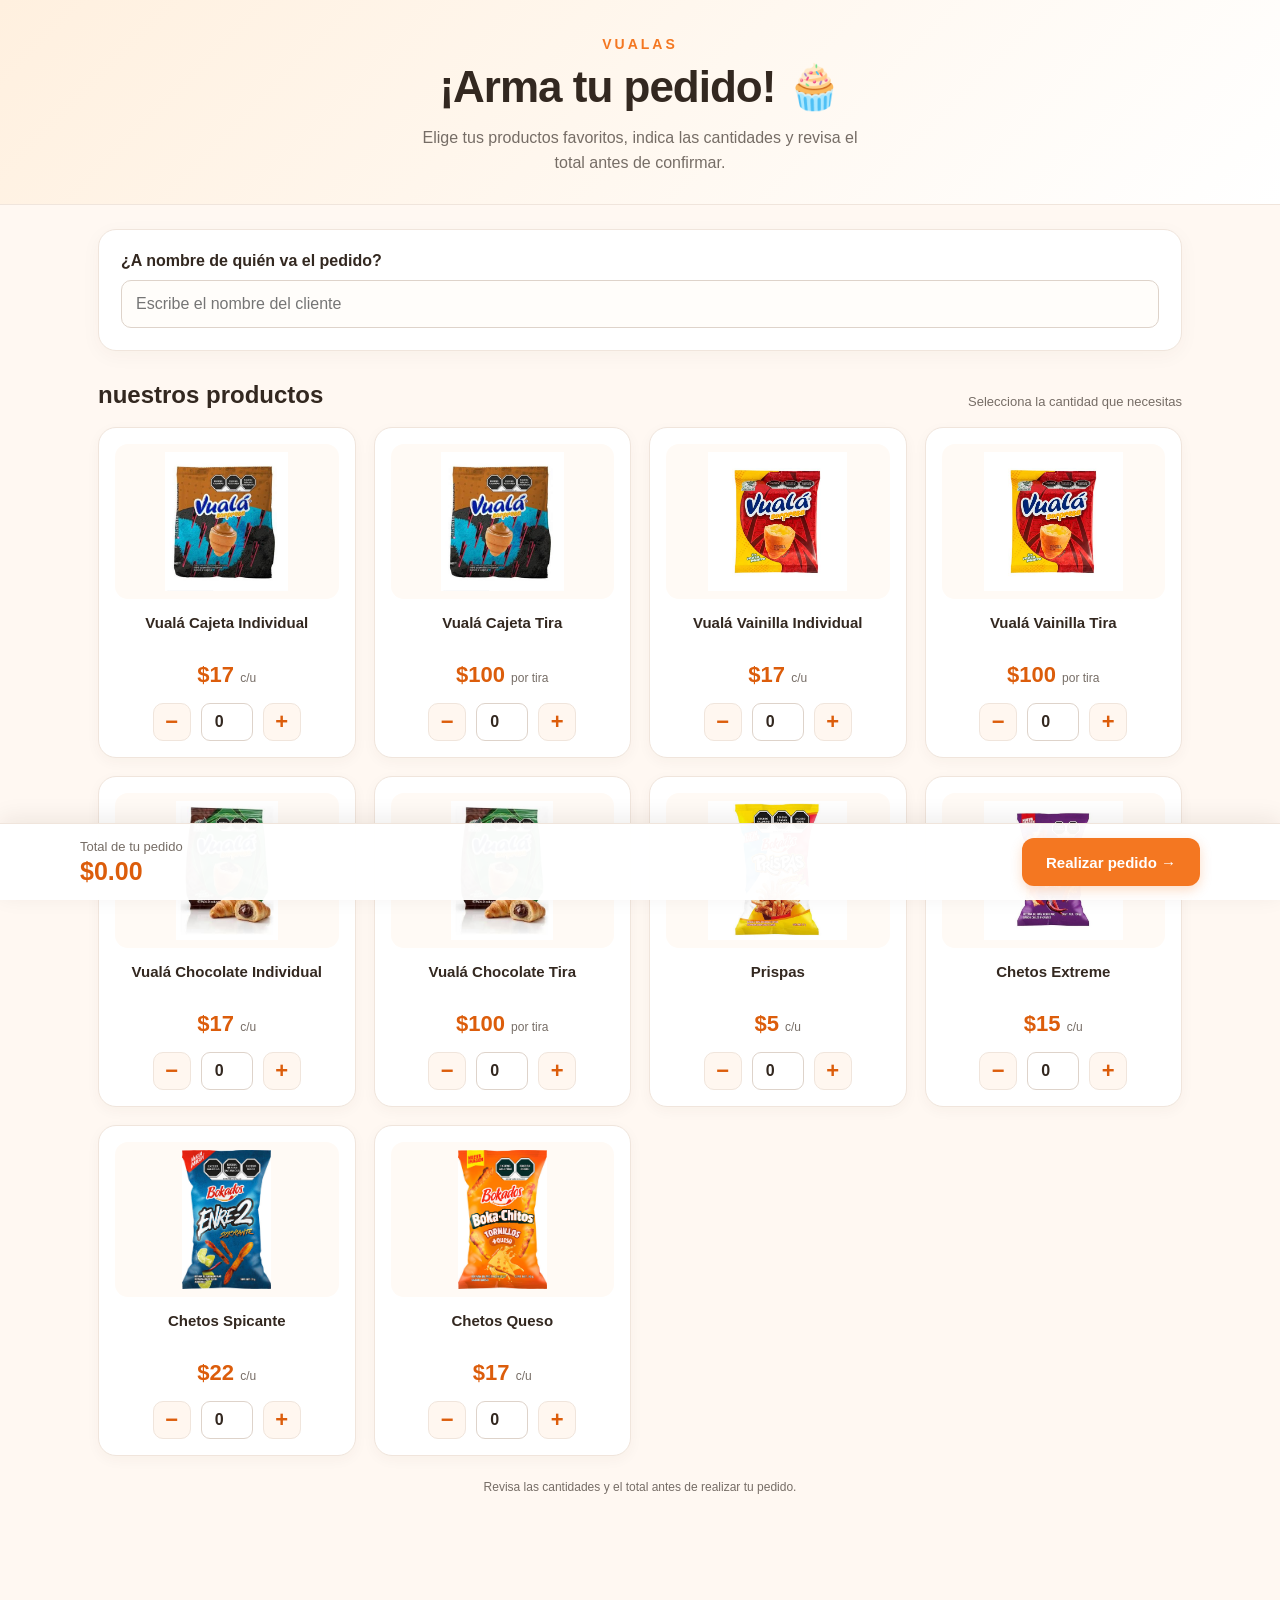
<file: index.html>
<!DOCTYPE html>
<html lang="es">
<head>
    <meta charset="UTF-8">
    <meta name="viewport" content="width=device-width, initial-scale=1.0">

    <title>Vualas | Haz tu pedido</title>

    <style>
        :root {
            --naranja: #f47721;
            --naranja-oscuro: #dc5d0b;
            --fondo: #fff8f2;
            --texto: #332820;
            --gris: #766d66;
            --borde: #f0e5dc;
            --blanco: #ffffff;
        }

        * {
            box-sizing: border-box;
        }

        body {
            margin: 0;
            font-family: -apple-system, BlinkMacSystemFont,
                "Segoe UI", Arial, sans-serif;
            background: var(--fondo);
            color: var(--texto);
        }

        .encabezado {
            background: linear-gradient(135deg, #fff0df, #ffffff);
            padding: 35px 20px 28px;
            text-align: center;
            border-bottom: 1px solid var(--borde);
        }

        .marca {
            display: inline-block;
            color: var(--naranja);
            font-size: 14px;
            font-weight: 800;
            letter-spacing: 3px;
            text-transform: uppercase;
            margin-bottom: 10px;
        }

        h1 {
            margin: 0;
            font-size: clamp(30px, 5vw, 44px);
            line-height: 1.15;
            letter-spacing: -1px;
        }

        .subtitulo {
            color: var(--gris);
            margin: 12px auto 0;
            max-width: 460px;
            line-height: 1.6;
            font-size: 16px;
        }

        .contenedor {
            max-width: 1120px;
            margin: 0 auto;
            padding: 24px 18px 150px;
        }

        .cliente {
            background: var(--blanco);
            padding: 22px;
            border-radius: 18px;
            border: 1px solid var(--borde);
            box-shadow: 0 5px 20px rgba(80, 45, 20, 0.04);
            margin-bottom: 30px;
        }

        .cliente label {
            display: block;
            font-weight: 750;
            margin-bottom: 10px;
        }

        .cliente input {
            width: 100%;
            min-height: 48px;
            padding: 12px 14px;
            border: 1px solid #ded3ca;
            border-radius: 10px;
            font: inherit;
            font-size: 16px;
            background: #fffdfa;
            color: var(--texto);
        }

        input:focus {
            outline: 2px solid #ffc18f;
            border-color: var(--naranja);
        }

        .titulo-productos {
            display: flex;
            align-items: end;
            justify-content: space-between;
            gap: 12px;
            margin: 0 0 18px;
        }

        .titulo-productos h2 {
            font-size: 24px;
            margin: 0;
        }

        .titulo-productos p {
            color: var(--gris);
            font-size: 13px;
            margin: 0;
        }

        .productos {
            display: grid;
            grid-template-columns: repeat(4, minmax(0, 1fr));
            gap: 18px;
        }

        .card {
            display: flex;
            flex-direction: column;
            align-items: center;
            min-width: 0;
            background: var(--blanco);
            border: 1px solid var(--borde);
            border-radius: 18px;
            padding: 16px;
            text-align: center;
            box-shadow: 0 4px 14px rgba(80, 45, 20, 0.04);
            transition: transform 0.2s, box-shadow 0.2s;
        }

        .card:hover {
            transform: translateY(-3px);
            box-shadow: 0 9px 24px rgba(80, 45, 20, 0.09);
        }

        .imagen-producto {
            width: 100%;
            height: 155px;
            display: flex;
            align-items: center;
            justify-content: center;
            background: #fffaf5;
            border-radius: 13px;
            overflow: hidden;
        }

        .card img {
            width: 100%;
            height: 100%;
            object-fit: contain;
            padding: 8px;
        }

        .card h3 {
            font-size: 15px;
            line-height: 1.4;
            min-height: 42px;
            margin: 13px 0 5px;
        }

        .precio {
            color: var(--naranja-oscuro);
            font-size: 22px;
            font-weight: 800;
            margin: 3px 0 15px;
        }

        .precio small {
            font-size: 12px;
            color: var(--gris);
            font-weight: 500;
        }

        .control-cantidad {
            display: flex;
            align-items: center;
            justify-content: center;
            gap: 10px;
            margin-top: auto;
        }

        .boton-cantidad {
            width: 38px;
            height: 38px;
            border: 1px solid var(--borde);
            background: #fff7f0;
            color: var(--naranja-oscuro);
            border-radius: 10px;
            font-size: 22px;
            font-weight: 700;
            padding: 0;
            cursor: pointer;
        }

        .boton-cantidad:hover {
            background: #ffe6d2;
        }

        .cantidad {
            width: 52px;
            height: 38px;
            padding: 5px;
            text-align: center;
            border: 1px solid #ded3ca;
            border-radius: 9px;
            font-size: 16px;
            font-weight: 700;
            color: var(--texto);
        }

        .resumen-fijo {
            position: fixed;
            bottom: 0;
            left: 0;
            right: 0;
            z-index: 10;
            background: rgba(255, 255, 255, 0.97);
            border-top: 1px solid var(--borde);
            box-shadow: 0 -5px 22px rgba(50, 30, 15, 0.08);
            padding: 14px 18px;
            padding-bottom: calc(14px + env(safe-area-inset-bottom));
        }

        .resumen-interior {
            max-width: 1120px;
            margin: 0 auto;
            display: flex;
            align-items: center;
            justify-content: space-between;
            gap: 16px;
        }

        .total-etiqueta {
            color: var(--gris);
            font-size: 13px;
            margin-bottom: 3px;
        }

        .total {
            color: var(--naranja-oscuro);
            font-size: 25px;
            font-weight: 850;
        }

        .acciones {
            display: flex;
            align-items: center;
            gap: 12px;
        }

        .boton-pedido {
            background: var(--naranja);
            color: white;
            border: none;
            min-height: 48px;
            padding: 12px 24px;
            border-radius: 12px;
            cursor: pointer;
            font-size: 15px;
            font-weight: 750;
            box-shadow: 0 4px 12px rgba(244, 119, 33, 0.25);
        }

        .boton-pedido:hover {
            background: var(--naranja-oscuro);
        }

        .boton-pedido:focus-visible,
        .boton-cantidad:focus-visible {
            outline: 3px solid #ffbd8a;
            outline-offset: 3px;
        }

        .nota {
            max-width: 1120px;
            margin: 24px auto 0;
            text-align: center;
            color: var(--gris);
            font-size: 12px;
        }

        @media (max-width: 900px) {
            .productos {
                grid-template-columns: repeat(3, minmax(0, 1fr));
            }

            .imagen-producto {
                height: 145px;
            }
        }

        @media (max-width: 600px) {
            .encabezado {
                padding: 28px 16px 23px;
            }

            .contenedor {
                padding: 20px 12px 135px;
            }

            .cliente {
                padding: 17px;
                margin-bottom: 25px;
            }

            .titulo-productos {
                align-items: start;
                flex-direction: column;
                gap: 6px;
            }

            .titulo-productos h2 {
                font-size: 22px;
            }

            .productos {
                grid-template-columns: repeat(2, minmax(0, 1fr));
                gap: 11px;
            }

            .card {
                padding: 10px;
                border-radius: 14px;
            }

            .imagen-producto {
                height: 125px;
            }

            .card h3 {
                font-size: 13px;
                min-height: 38px;
                margin-top: 10px;
            }

            .precio {
                font-size: 20px;
                margin-bottom: 12px;
            }

            .boton-cantidad {
                width: 34px;
                height: 36px;
            }

            .cantidad {
                width: 40px;
                height: 36px;
            }

            .control-cantidad {
                gap: 6px;
            }

            .resumen-interior {
                gap: 10px;
            }

            .total {
                font-size: 22px;
            }

            .boton-pedido {
                padding: 12px 15px;
                font-size: 14px;
            }
        }
    </style>
</head>

<body>

    <header class="encabezado">
        <div class="marca">Vualas</div>
        <h1>¡Arma tu pedido! 🧁</h1>
        <p class="subtitulo">
            Elige tus productos favoritos, indica las cantidades
            y revisa el total antes de confirmar.
        </p>
    </header>

    <main class="contenedor">

        <section class="cliente">
            <label for="cliente">¿A nombre de quién va el pedido?</label>
            <input
                type="text"
                id="cliente"
                placeholder="Escribe el nombre del cliente"
                autocomplete="name"
                maxlength="100"
                required>
        </section>

        <div class="titulo-productos">
            <h2> nuestros productos</h2>
            <p>Selecciona la cantidad que necesitas</p>
        </div>

        <section class="productos" aria-label="Catálogo de productos">

            <article class="card">
                <div class="imagen-producto">
                    <img src="static/Imagenes/Cajeta.jpg" alt="Vualá sabor cajeta">
                </div>
                <h3>Vualá Cajeta Individual</h3>
                <div class="precio">$17 <small>c/u</small></div>
                <div class="control-cantidad">
                    <button class="boton-cantidad" type="button" data-target="cajeta_ind" data-delta="-1" 
aria-label="Quitar cajeta individual">−</button>
                    <input class="cantidad" type="number" id="cajeta_ind" min="0" step="1" value="0" 
aria-label="Cantidad cajeta individual">
                    <button class="boton-cantidad" type="button" data-target="cajeta_ind" data-delta="1" 
aria-label="Agregar cajeta individual">+</button>
                </div>
            </article>

            <article class="card">
                <div class="imagen-producto">
                    <img src="static/Imagenes/Cajeta.jpg" alt="Vualá cajeta en tira">
                </div>
                <h3>Vualá Cajeta Tira</h3>
                <div class="precio">$100 <small>por tira</small></div>
                <div class="control-cantidad">
                    <button class="boton-cantidad" type="button" data-target="cajeta_tira" data-delta="-1" 
aria-label="Quitar tira de cajeta">−</button>
                    <input class="cantidad" type="number" id="cajeta_tira" min="0" step="1" value="0" 
aria-label="Cantidad de tiras de cajeta">
                    <button class="boton-cantidad" type="button" data-target="cajeta_tira" data-delta="1" 
aria-label="Agregar tira de cajeta">+</button>
                </div>
            </article>

            <article class="card">
                <div class="imagen-producto">
                    <img src="static/Imagenes/Vainilla.jpg" alt="Vualá sabor vainilla">
                </div>
                <h3>Vualá Vainilla Individual</h3>
                <div class="precio">$17 <small>c/u</small></div>
                <div class="control-cantidad">
                    <button class="boton-cantidad" type="button" data-target="vainilla_ind" data-delta="-1" 
aria-label="Quitar vainilla individual">−</button>
                    <input class="cantidad" type="number" id="vainilla_ind" min="0" step="1" value="0" 
aria-label="Cantidad vainilla individual">
                    <button class="boton-cantidad" type="button" data-target="vainilla_ind" data-delta="1" 
aria-label="Agregar vainilla individual">+</button>
                </div>
            </article>

            <article class="card">
                <div class="imagen-producto">
                    <img src="static/Imagenes/Vainilla.jpg" alt="Vualá vainilla en tira">
                </div>
                <h3>Vualá Vainilla Tira</h3>
                <div class="precio">$100 <small>por tira</small></div>
                <div class="control-cantidad">
                    <button class="boton-cantidad" type="button" data-target="vainilla_tira" data-delta="-1" 
aria-label="Quitar tira de vainilla">−</button>
                    <input class="cantidad" type="number" id="vainilla_tira" min="0" step="1" value="0" 
aria-label="Cantidad de tiras de vainilla">
                    <button class="boton-cantidad" type="button" data-target="vainilla_tira" data-delta="1" 
aria-label="Agregar tira de vainilla">+</button>
                </div>
            </article>

            <article class="card">
                <div class="imagen-producto">
                    <img src="static/Imagenes/Chocolate.jpg" alt="Vualá sabor chocolate">
                </div>
                <h3>Vualá Chocolate Individual</h3>
                <div class="precio">$17 <small>c/u</small></div>
                <div class="control-cantidad">
                    <button class="boton-cantidad" type="button" data-target="chocolate_ind" data-delta="-1" 
aria-label="Quitar chocolate individual">−</button>
                    <input class="cantidad" type="number" id="chocolate_ind" min="0" step="1" value="0" 
aria-label="Cantidad chocolate individual">
                    <button class="boton-cantidad" type="button" data-target="chocolate_ind" data-delta="1" 
aria-label="Agregar chocolate individual">+</button>
                </div>
            </article>

            <article class="card">
                <div class="imagen-producto">
                    <img src="static/Imagenes/Chocolate.jpg" alt="Vualá chocolate en tira">
                </div>
                <h3>Vualá Chocolate Tira</h3>
                <div class="precio">$100 <small>por tira</small></div>
                <div class="control-cantidad">
                    <button class="boton-cantidad" type="button" data-target="chocolate_tira" data-delta="-1" 
aria-label="Quitar tira de chocolate">−</button>
                    <input class="cantidad" type="number" id="chocolate_tira" min="0" step="1" value="0" 
aria-label="Cantidad de tiras de chocolate">
                    <button class="boton-cantidad" type="button" data-target="chocolate_tira" data-delta="1" 
aria-label="Agregar tira de chocolate">+</button>
                </div>
            </article>

            <article class="card">
                <div class="imagen-producto">
                    <img src="static/Imagenes/Prispas.jpg" alt="Prispas">
                </div>
                <h3>Prispas</h3>
                <div class="precio">$5 <small>c/u</small></div>
                <div class="control-cantidad">
                    <button class="boton-cantidad" type="button" data-target="prispas" data-delta="-1" 
aria-label="Quitar Prispas">−</button>
                    <input class="cantidad" type="number" id="prispas" min="0" step="1" value="0" 
aria-label="Cantidad de Prispas">
                    <button class="boton-cantidad" type="button" data-target="prispas" data-delta="1" 
aria-label="Agregar Prispas">+</button>
                </div>
            </article>

            <article class="card">
                <div class="imagen-producto">
                    <img src="static/Imagenes/Chetos-Extreme.jpg" alt="Chetos Extreme">
                </div>
                <h3>Chetos Extreme</h3>
                <div class="precio">$15 <small>c/u</small></div>
                <div class="control-cantidad">
                    <button class="boton-cantidad" type="button" data-target="extreme" data-delta="-1" 
aria-label="Quitar Chetos Extreme">−</button>
                    <input class="cantidad" type="number" id="extreme" min="0" step="1" value="0" 
aria-label="Cantidad Chetos Extreme">
                    <button class="boton-cantidad" type="button" data-target="extreme" data-delta="1" 
aria-label="Agregar Chetos Extreme">+</button>
                </div>
            </article>

            <article class="card">
                <div class="imagen-producto">
                    <img src="static/Imagenes/Chetos-Spicante.jpg" alt="Chetos Spicante">
                </div>
                <h3>Chetos Spicante</h3>
                <div class="precio">$22 <small>c/u</small></div>
                <div class="control-cantidad">
                    <button class="boton-cantidad" type="button" data-target="spicante" data-delta="-1" 
aria-label="Quitar Chetos Spicante">−</button>
                    <input class="cantidad" type="number" id="spicante" min="0" step="1" value="0" 
aria-label="Cantidad Chetos Spicante">
                    <button class="boton-cantidad" type="button" data-target="spicante" data-delta="1" 
aria-label="Agregar Chetos Spicante">+</button>
                </div>
            </article>

            <article class="card">
                <div class="imagen-producto">
                    <img src="static/Imagenes/Chetos-Queso.jpg" alt="Chetos Queso">
                </div>
                <h3>Chetos Queso</h3>
                <div class="precio">$17 <small>c/u</small></div>
                <div class="control-cantidad">
                    <button class="boton-cantidad" type="button" data-target="queso" data-delta="-1" 
aria-label="Quitar Chetos Queso">−</button>
                    <input class="cantidad" type="number" id="queso" min="0" step="1" value="0" 
aria-label="Cantidad Chetos Queso">
                    <button class="boton-cantidad" type="button" data-target="queso" data-delta="1" 
aria-label="Agregar Chetos Queso">+</button>
                </div>
            </article>

        </section>

        <p class="nota">
            Revisa las cantidades y el total antes de realizar tu pedido.
        </p>
    </main>

    <div class="resumen-fijo">
        <div class="resumen-interior">
            <div>
                <div class="total-etiqueta">Total de tu pedido</div>
                <div class="total" id="totalPedido">$0.00</div>
            </div>

            <div class="acciones">
                <button class="boton-pedido" type="button" onclick="crearPedido()">
                    Realizar pedido →
                </button>
            </div>
        </div>
    </div>

    <script>
        const precios = {
            cajeta_ind: 17,
            cajeta_tira: 100,
            vainilla_ind: 17,
            vainilla_tira: 100,
            chocolate_ind: 17,
            chocolate_tira: 100,
            prispas: 5,
            extreme: 15,
            spicante: 22,
            queso: 17
        };

        function actualizarTotal() {
            let total = 0;

            document.querySelectorAll(".cantidad").forEach(input => {
                let cantidad = Math.max(
                    0,
                    Math.floor(Number(input.value) || 0)
                );

                if (input.value !== "" && Number(input.value) < 0) {
                    cantidad = 0;
                    input.value = 0;
                }

                total += cantidad * precios[input.id];
            });

            document.getElementById("totalPedido").textContent =
                total.toLocaleString("es-MX", {
                    style: "currency",
                    currency: "MXN"
                });
        }

        document.querySelectorAll(".cantidad").forEach(input => {
            input.addEventListener("input", actualizarTotal);

            input.addEventListener("change", () => {
                input.value = Math.max(
                    0,
                    Math.floor(Number(input.value) || 0)
                );
                actualizarTotal();
            });
        });

        document.querySelectorAll(".boton-cantidad").forEach(boton => {
            boton.addEventListener("click", () => {
                const input = document.getElementById(boton.dataset.target);
                const cambio = Number(boton.dataset.delta);

                input.value = Math.max(
                    0,
                    Math.floor(Number(input.value) || 0) + cambio
                );

                actualizarTotal();
            });
        });

        actualizarTotal();
    </script>

    <script src="static/js/app.js?v=3"></script>

</body>
</html>
</file>
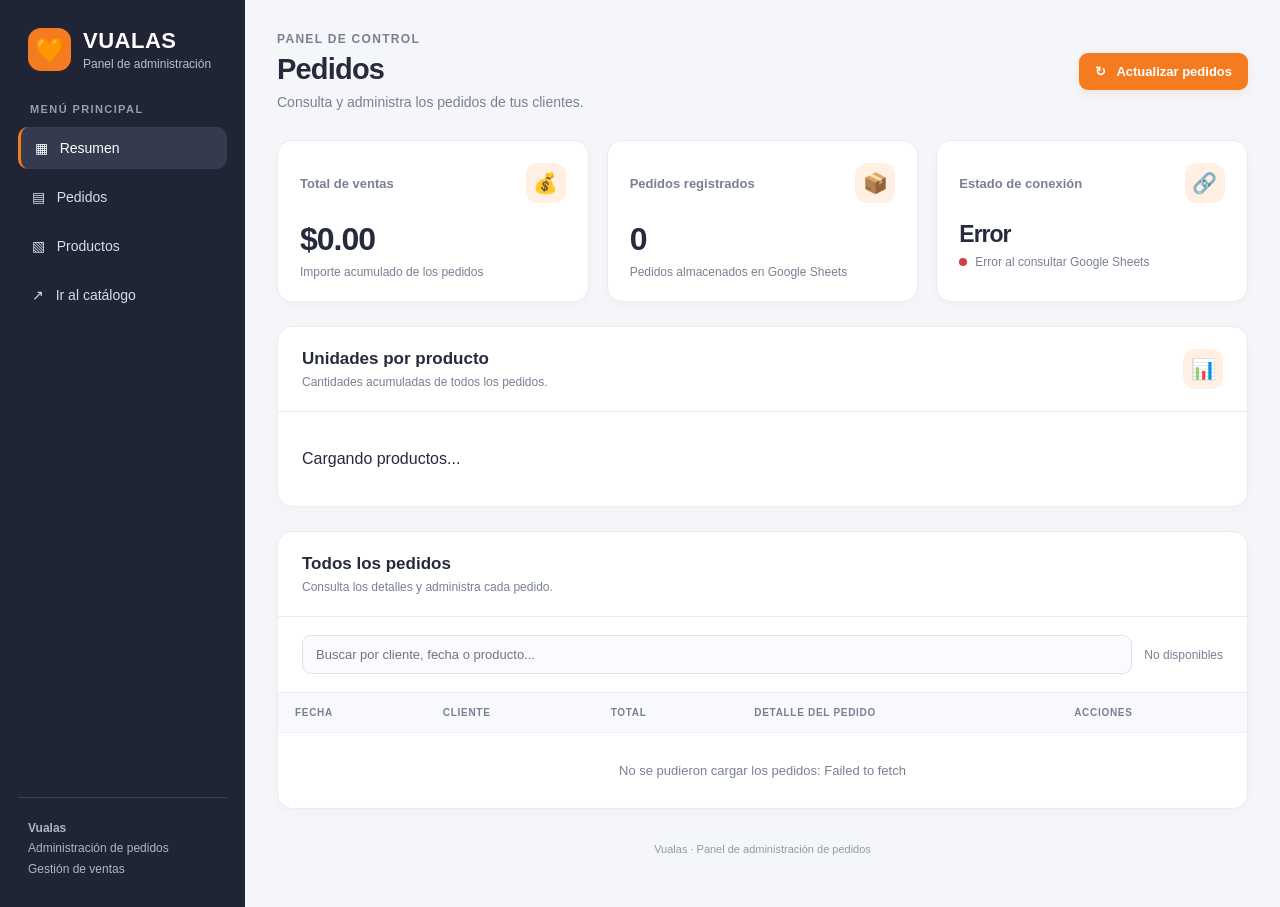
<file: admin.html>
<!DOCTYPE html>
<html lang="es">
<head>
<meta charset="UTF-8">
<meta name="viewport" content="width=device-width, initial-scale=1">
<title>Vualas | Administración de pedidos</title>

<style>
:root {
    --naranja: #f47b20;
    --naranja-claro: #fff0e3;
    --fondo: #f5f6fa;
    --texto: #252b3b;
    --gris: #788092;
    --borde: #e9ebf1;
    --sidebar: #202536;
    --verde: #16845b;
    --rojo: #cf3f48;
}

* {
    box-sizing: border-box;
}

body {
    margin: 0;
    font-family: -apple-system, BlinkMacSystemFont, "Segoe UI",
                 Arial, sans-serif;
    color: var(--texto);
    background: var(--fondo);
}

button, input, textarea {
    font: inherit;
}

button {
    cursor: pointer;
}

button:disabled {
    opacity: .55;
    cursor: wait;
}

.app {
    display: flex;
    min-height: 100vh;
}

/* BARRA LATERAL */

.sidebar {
    width: 245px;
    flex-shrink: 0;
    background: var(--sidebar);
    color: white;
    padding: 28px 18px;
    display: flex;
    flex-direction: column;
}

.brand {
    display: flex;
    align-items: center;
    gap: 12px;
    padding: 0 10px 32px;
}

.brand-icon {
    width: 43px;
    height: 43px;
    display: grid;
    place-items: center;
    background: var(--naranja);
    border-radius: 13px;
    font-size: 24px;
}

.brand-name {
    font-size: 22px;
    font-weight: 800;
    letter-spacing: .5px;
}

.brand-subtitle {
    color: #b9bdcb;
    font-size: 12px;
    margin-top: 3px;
}

.menu-label {
    color: #969caf;
    font-size: 11px;
    font-weight: 700;
    letter-spacing: 1.4px;
    padding: 0 12px;
    margin-bottom: 12px;
}

.menu-item {
    display: block;
    padding: 13px 14px;
    border-radius: 10px;
    color: #d8dbea;
    text-decoration: none;
    margin-bottom: 7px;
    font-size: 14px;
}

.menu-item.active {
    color: white;
    background: #353b4f;
    border-left: 3px solid var(--naranja);
}

.menu-item:hover {
    background: #30364a;
}

.sidebar-bottom {
    margin-top: auto;
    border-top: 1px solid #3b4052;
    padding: 20px 10px 0;
    color: #aeb4c5;
    font-size: 12px;
    line-height: 1.7;
}

/* CONTENIDO PRINCIPAL */

.main {
    flex: 1;
    min-width: 0;
    padding: 32px;
}

.topbar {
    display: flex;
    justify-content: space-between;
    align-items: center;
    gap: 18px;
    margin-bottom: 30px;
}

.eyebrow {
    color: var(--gris);
    font-size: 12px;
    text-transform: uppercase;
    letter-spacing: 1.3px;
    font-weight: 700;
    margin-bottom: 7px;
}

h1 {
    margin: 0;
    font-size: 29px;
    letter-spacing: -.8px;
}

.subtitle {
    color: var(--gris);
    font-size: 14px;
    margin: 8px 0 0;
}

.btn {
    border: 0;
    border-radius: 9px;
    padding: 11px 16px;
    font-weight: 600;
    font-size: 13px;
    transition: .15s;
}

.btn:hover {
    filter: brightness(.96);
}

.btn-primary {
    background: var(--naranja);
    color: white;
    box-shadow: 0 4px 10px #f47b2025;
}

.btn-secondary {
    background: #eef0f5;
    color: #434b5e;
}

.btn-danger {
    background: #fff0f0;
    color: var(--rojo);
}

.btn-success {
    background: var(--verde);
    color: white;
}

.btn-small {
    padding: 8px 10px;
    font-size: 12px;
}

/* TARJETAS DE RESUMEN */

.stats {
    display: grid;
    grid-template-columns: repeat(3, minmax(0, 1fr));
    gap: 18px;
    margin-bottom: 24px;
}

.stat-card {
    background: white;
    border: 1px solid var(--borde);
    border-radius: 15px;
    padding: 22px;
    min-width: 0;
    box-shadow: 0 3px 12px #20253606;
}

.stat-top {
    display: flex;
    align-items: center;
    justify-content: space-between;
    gap: 10px;
}

.stat-label {
    color: var(--gris);
    font-size: 13px;
    font-weight: 600;
}

.stat-icon {
    width: 40px;
    height: 40px;
    border-radius: 12px;
    display: grid;
    place-items: center;
    font-size: 20px;
    background: var(--naranja-claro);
}

.stat-value {
    font-size: clamp(23px, 2.5vw, 32px);
    font-weight: 800;
    margin-top: 18px;
    letter-spacing: -1px;
    overflow-wrap: anywhere;
}

.stat-foot {
    font-size: 12px;
    color: var(--gris);
    margin-top: 7px;
}

/* PANELES */

.panel {
    background: white;
    border: 1px solid var(--borde);
    border-radius: 15px;
    margin-bottom: 24px;
    box-shadow: 0 3px 12px #20253606;
    overflow: hidden;
}

.panel-header {
    padding: 22px 24px;
    display: flex;
    justify-content: space-between;
    align-items: center;
    gap: 14px;
    border-bottom: 1px solid var(--borde);
}

.panel-title {
    margin: 0;
    font-size: 17px;
    font-weight: 750;
}

.panel-description {
    color: var(--gris);
    font-size: 12px;
    margin: 6px 0 0;
}

.panel-body {
    padding: 22px 24px;
}

/* RESUMEN DE PRODUCTOS */

.resumen {
    display: grid;
    grid-template-columns: repeat(auto-fit, minmax(155px, 1fr));
    gap: 12px;
}

.producto {
    background: #fafbfe;
    border: 1px solid var(--borde);
    padding: 15px;
    border-radius: 12px;
    min-width: 0;
}

.producto-nombre {
    font-size: 13px;
    font-weight: 650;
    overflow-wrap: anywhere;
}

.cantidad {
    color: var(--naranja);
    font-size: 27px;
    font-weight: 800;
    margin-top: 9px;
}

.producto-unidad {
    font-size: 11px;
    color: var(--gris);
}

/* BUSCADOR Y TABLA */

.table-tools {
    display: flex;
    align-items: center;
    gap: 12px;
    flex-wrap: wrap;
    padding: 18px 24px;
    border-bottom: 1px solid var(--borde);
}

.search-box {
    flex: 1;
    min-width: 210px;
    position: relative;
}

.search-box input {
    width: 100%;
    border: 1px solid #dfe2ea;
    border-radius: 9px;
    padding: 11px 13px;
    outline: none;
    background: #fafbfe;
    font-size: 13px;
}

.search-box input:focus {
    border-color: var(--naranja);
    box-shadow: 0 0 0 3px #f47b2015;
}

.result-count {
    font-size: 12px;
    color: var(--gris);
}

.table-wrap {
    overflow-x: auto;
}

table {
    width: 100%;
    min-width: 790px;
    border-collapse: collapse;
}

thead {
    background: #f8f9fc;
}

th {
    padding: 14px 17px;
    text-align: left;
    color: #777f91;
    font-size: 10px;
    font-weight: 800;
    text-transform: uppercase;
    letter-spacing: .7px;
    white-space: nowrap;
}

td {
    padding: 17px;
    border-top: 1px solid #eff0f4;
    font-size: 13px;
    vertical-align: top;
}

tbody tr:hover {
    background: #fffaf6;
}

.cliente-nombre {
    font-weight: 700;
    color: #2b3040;
}

.fecha {
    white-space: nowrap;
    color: #626b7c;
    font-size: 12px;
}

.total {
    font-weight: 800;
    white-space: nowrap;
}

.detalle {
    min-width: 230px;
    max-width: 360px;
    white-space: pre-wrap;
    overflow-wrap: anywhere;
    color: #626b7c;
    line-height: 1.7;
    font-size: 12px;
}

.acciones {
    display: flex;
    gap: 7px;
    flex-wrap: wrap;
    min-width: 130px;
}

.table-message {
    padding: 30px !important;
    text-align: center;
    color: var(--gris);
}

/* FORMULARIO DE EDICIÓN */

#panelEdicion {
    border-top: 4px solid var(--naranja);
}

.form-grid {
    display: grid;
    grid-template-columns: repeat(2, minmax(0, 1fr));
    gap: 15px;
}

.campo {
    min-width: 0;
}

.campo-completo {
    grid-column: 1 / -1;
}

label {
    display: block;
    font-size: 12px;
    font-weight: 700;
    margin-bottom: 7px;
    color: #555d70;
}

input, textarea {
    width: 100%;
    border: 1px solid #dfe2ea;
    border-radius: 9px;
    padding: 11px 12px;
    outline: none;
    color: var(--texto);
    background: white;
}

input:focus, textarea:focus {
    border-color: var(--naranja);
    box-shadow: 0 0 0 3px #f47b2015;
}

textarea {
    resize: vertical;
}

.form-actions {
    display: flex;
    gap: 9px;
    flex-wrap: wrap;
    margin-top: 18px;
}

/* ESTADO */

.status {
    display: inline-flex;
    align-items: center;
    gap: 8px;
    font-size: 12px;
    color: var(--gris);
}

.status-dot {
    width: 8px;
    height: 8px;
    border-radius: 50%;
    background: #b7bdc9;
    flex-shrink: 0;
}

.status-dot.ok {
    background: #1b9b69;
}

.status-dot.error {
    background: var(--rojo);
}

.footer {
    text-align: center;
    color: #9298a7;
    font-size: 11px;
    padding: 10px 0 20px;
}

[hidden] {
    display: none !important;
}

/* RESPONSIVE */

@media (max-width: 1000px) {
    .sidebar {
        width: 200px;
    }

    .main {
        padding: 23px;
    }

    .stats {
        gap: 12px;
    }

    .stat-card {
        padding: 17px;
    }
}

@media (max-width: 720px) {
    .app {
        display: block;
    }

    .sidebar {
        width: 100%;
        padding: 15px 16px;
    }

    .brand {
        padding: 0 3px 14px;
    }

    .brand-icon {
        width: 37px;
        height: 37px;
    }

    .menu-label, .sidebar-bottom {
        display: none;
    }

    .menu-item {
        display: inline-block;
        margin: 0 5px 0 0;
        padding: 10px 12px;
    }

    .main {
        padding: 20px 14px;
    }

    .topbar {
        align-items: flex-start;
        margin-bottom: 22px;
    }

    h1 {
        font-size: 24px;
    }

    .stats {
        grid-template-columns: 1fr;
    }

    .stat-card {
        padding: 18px;
    }

    .stat-value {
        font-size: 28px;
        margin-top: 12px;
    }

    .panel-header, .panel-body {
        padding: 17px;
    }

    .table-tools {
        padding: 15px;
    }

    .form-grid {
        grid-template-columns: 1fr;
    }

    .campo-completo {
        grid-column: auto;
    }

    .refresh-text {
        display: none;
    }
}

@media (max-width: 420px) {
    .topbar {
        flex-direction: column;
    }

    .topbar .btn {
        width: 100%;
    }

    .resumen {
        grid-template-columns: repeat(2, minmax(0, 1fr));
    }

    .producto {
        padding: 12px;
    }
}
</style>
</head>

<body>

<div class="app">

    <aside class="sidebar">
        <div class="brand">
            <div class="brand-icon">🧡</div>
            <div>
                <div class="brand-name">VUALAS</div>
                <div class="brand-subtitle">Panel de administración</div>
            </div>
        </div>

        <div class="menu-label">MENÚ PRINCIPAL</div>

        <a class="menu-item active" href="#inicio">▦ &nbsp; Resumen</a>
        <a class="menu-item" href="#pedidos">▤ &nbsp; Pedidos</a>
        <a class="menu-item" href="#productos">▧ &nbsp; Productos</a>
        <a class="menu-item" href="index.html">↗ &nbsp; Ir al catálogo</a>

        <div class="sidebar-bottom">
            <strong>Vualas</strong><br>
            Administración de pedidos<br>
            Gestión de ventas
        </div>
    </aside>

    <main class="main" id="inicio">

        <header class="topbar">
            <div>
                <div class="eyebrow">Panel de control</div>
                <h1>Pedidos</h1>
                <p class="subtitle">
                    Consulta y administra los pedidos de tus clientes.
                </p>
            </div>

            <button id="actualizar" class="btn btn-primary"
                    onclick="cargarPedidos()">
                ↻ &nbsp; <span class="refresh-text">Actualizar pedidos</span>
            </button>
        </header>

        <div class="stats">

            <section class="stat-card">
                <div class="stat-top">
                    <span class="stat-label">Total de ventas</span>
                    <span class="stat-icon">💰</span>
                </div>
                <div id="totalGeneral" class="stat-value">$0.00</div>
                <div class="stat-foot">Importe acumulado de los pedidos</div>
            </section>

            <section class="stat-card">
                <div class="stat-top">
                    <span class="stat-label">Pedidos registrados</span>
                    <span class="stat-icon">📦</span>
                </div>
                <div id="cantidadPedidos" class="stat-value">0</div>
                <div class="stat-foot">Pedidos almacenados en Google Sheets</div>
            </section>

            <section class="stat-card">
                <div class="stat-top">
                    <span class="stat-label">Estado de conexión</span>
                    <span class="stat-icon">🔗</span>
                </div>
                <div id="estadoPrincipal" class="stat-value"
                     style="font-size:23px">Consultando...</div>
                <div class="stat-foot">
                    <span class="status">
                        <span id="puntoEstado" class="status-dot"></span>
                        <span id="estado">Conectando con Google Sheets...</span>
                    </span>
                </div>
            </section>

        </div>

        <section class="panel" id="productos">
            <div class="panel-header">
                <div>
                    <h2 class="panel-title">Unidades por producto</h2>
                    <p class="panel-description">
                        Cantidades acumuladas de todos los pedidos.
                    </p>
                </div>
                <span class="stat-icon">📊</span>
            </div>

            <div class="panel-body">
                <div id="resumen" class="resumen">
                    <p>Cargando productos...</p>
                </div>
            </div>
        </section>

        <section id="panelEdicion" class="panel" hidden>
            <div class="panel-header">
                <div>
                    <h2 class="panel-title">Editar pedido</h2>
                    <p class="panel-description">
                        Modifica los datos y guarda los cambios.
                    </p>
                </div>
            </div>

            <div class="panel-body">
                <form id="formEdicion">
                    <input type="hidden" id="filaPedido">

                    <div class="form-grid">
                        <div class="campo">
                            <label for="fechaPedido">Fecha y hora</label>
                            <input id="fechaPedido" type="text" required>
                        </div>

                        <div class="campo">
                            <label for="clientePedido">Cliente</label>
                            <input id="clientePedido" type="text" required>
                        </div>

                        <div class="campo">
                            <label for="totalPedido">Total ($)</label>
                            <input id="totalPedido" type="number"
                                   min="0" step="0.01" required>
                        </div>

                        <div class="campo campo-completo">
                            <label for="detallePedido">Detalle del pedido</label>
                            <textarea id="detallePedido"
                                      rows="6" required></textarea>
                        </div>
                    </div>

                    <div class="form-actions">
                        <button type="submit" class="btn btn-success">
                            Guardar cambios
                        </button>
                        <button type="button" class="btn btn-secondary"
                                onclick="cancelarEdicion()">
                            Cancelar
                        </button>
                    </div>
                </form>
            </div>
        </section>

        <section class="panel" id="pedidos">
            <div class="panel-header">
                <div>
                    <h2 class="panel-title">Todos los pedidos</h2>
                    <p class="panel-description">
                        Consulta los detalles y administra cada pedido.
                    </p>
                </div>
            </div>

            <div class="table-tools">
                <div class="search-box">
                    <input id="busqueda"
                           type="search"
                           placeholder="Buscar por cliente, fecha o producto..."
                           aria-label="Buscar pedidos"
                           oninput="filtrarPedidos()">
                </div>

                <span id="contadorTabla" class="result-count">
                    0 pedidos
                </span>
            </div>

            <div class="table-wrap">
                <table>
                    <thead>
                        <tr>
                            <th>Fecha</th>
                            <th>Cliente</th>
                            <th>Total</th>
                            <th>Detalle del pedido</th>
                            <th>Acciones</th>
                        </tr>
                    </thead>

                    <tbody id="tablaPedidos">
                        <tr>
                            <td colspan="5" class="table-message">
                                Cargando pedidos...
                            </td>
                        </tr>
                    </tbody>
                </table>
            </div>
        </section>

        <div class="footer">
            Vualas · Panel de administración de pedidos
        </div>

    </main>
</div>

<script>
const URL_GOOGLE_SHEETS =
    
"https://script.google.com/macros/s/AKfycbzgajAV7KXScTqtH1PE7EQXbOqa29unuxdFQkhJ5WURUewTrpwGv6cwK4S4nt74FTzuKw/exec";

let pedidosActuales = [];

function crearCelda(texto, clase = "") {
    const celda = document.createElement("td");
    celda.textContent = texto ?? "";

    if (clase) {
        celda.className = clase;
    }

    return celda;
}

function convertirNumero(valor) {
    if (typeof valor === "number") {
        return Number.isFinite(valor) ? valor : 0;
    }

    const numero = Number(
        String(valor ?? "")
            .replace(/\$/g, "")
            .replace(/,/g, "")
            .trim()
    );

    return Number.isFinite(numero) ? numero : 0;
}

function formatoMoneda(valor) {
    return convertirNumero(valor).toLocaleString("es-MX", {
        style: "currency",
        currency: "MXN"
    });
}

function crearFilaMensaje(mensaje) {
    const fila = document.createElement("tr");
    const celda = crearCelda(mensaje, "table-message");
    celda.colSpan = 5;
    fila.appendChild(celda);
    return fila;
}

function actualizarEstado(mensaje, tipo = "") {
    document.getElementById("estado").textContent = mensaje;

    const punto = document.getElementById("puntoEstado");
    punto.className = "status-dot";

    if (tipo === "ok") {
        punto.classList.add("ok");
        document.getElementById("estadoPrincipal").textContent = "Conectado";
    } else if (tipo === "error") {
        punto.classList.add("error");
        document.getElementById("estadoPrincipal").textContent = "Error";
    } else {
        document.getElementById("estadoPrincipal").textContent = "Consultando...";
    }
}

async function cargarPedidos() {
    const boton = document.getElementById("actualizar");
    const tabla = document.getElementById("tablaPedidos");

    boton.disabled = true;
    actualizarEstado("Consultando pedidos...");

    try {
        const respuesta = await fetch(
            URL_GOOGLE_SHEETS + "?accion=pedidos&t=" + Date.now()
        );

        if (!respuesta.ok) {
            throw new Error("Error HTTP " + respuesta.status);
        }

        const pedidos = await respuesta.json();

        if (!Array.isArray(pedidos)) {
            throw new Error(
                pedidos.error || "La respuesta no contiene una lista de pedidos."
            );
        }

        pedidosActuales = pedidos;

        generarResumen(pedidos);
        filtrarPedidos();

        actualizarEstado(
            pedidos.length + " pedido(s) consultado(s).",
            "ok"
        );

    } catch (error) {
        tabla.replaceChildren();
        tabla.appendChild(
            crearFilaMensaje(
                "No se pudieron cargar los pedidos: " + error.message
            )
        );

        document.getElementById("contadorTabla").textContent =
            "No disponibles";

        actualizarEstado("Error al consultar Google Sheets", "error");

    } finally {
        boton.disabled = false;
    }
}

function generarResumen(pedidos) {
    const cantidades = new Map();

    const totalGeneral = pedidos.reduce(
        (suma, pedido) => suma + convertirNumero(pedido.total),
        0
    );

    document.getElementById("totalGeneral").textContent =
        formatoMoneda(totalGeneral);

    document.getElementById("cantidadPedidos").textContent =
        pedidos.length.toLocaleString("es-MX");

    pedidos.forEach(pedido => {
        const lineas = String(pedido.detalle || "").split(/\r?\n/);

        lineas.forEach(linea => {
            const coincidencia = linea.match(
                /^\s*(\d+(?:[.,]\d+)?)\s*x\s*(.+?)\s*=\s*\$\s*[\d,.]+\s*$/i
            );

            if (!coincidencia) {
                return;
            }

            const cantidad = Number(
                coincidencia[1].replace(",", ".")
            );

            const producto = coincidencia[2].trim();

            if (!producto || !Number.isFinite(cantidad)) {
                return;
            }

            cantidades.set(
                producto,
                (cantidades.get(producto) || 0) + cantidad
            );
        });
    });

    const resumen = document.getElementById("resumen");
    resumen.replaceChildren();

    if (cantidades.size === 0) {
        const mensaje = document.createElement("p");

        mensaje.textContent = pedidos.length === 0
            ? "Todavía no hay productos registrados."
            : "No se encontraron cantidades. Revisa el formato del detalle de los pedidos.";

        resumen.appendChild(mensaje);
        return;
    }

    [...cantidades.entries()]
        .sort((a, b) => a[0].localeCompare(b[0], "es"))
        .forEach(([producto, cantidad]) => {
            const tarjeta = document.createElement("div");
            tarjeta.className = "producto";

            const nombre = document.createElement("div");
            nombre.className = "producto-nombre";
            nombre.textContent = producto;

            const numero = document.createElement("div");
            numero.className = "cantidad";
            numero.textContent = cantidad.toLocaleString("es-MX");

            const unidad = document.createElement("div");
            unidad.className = "producto-unidad";
            unidad.textContent = "unidades solicitadas";

            tarjeta.append(nombre, numero, unidad);
            resumen.appendChild(tarjeta);
        });
}

function filtrarPedidos() {
    const busqueda = document.getElementById("busqueda").value
        .trim()
        .toLocaleLowerCase("es-MX");

    const filtrados = pedidosActuales.filter(pedido => {
        const texto = [
            pedido.fecha,
            pedido.cliente,
            pedido.total,
            pedido.detalle
        ].join(" ").toLocaleLowerCase("es-MX");

        return texto.includes(busqueda);
    });

    const tabla = document.getElementById("tablaPedidos");
    tabla.replaceChildren();

    document.getElementById("contadorTabla").textContent =
        filtrados.length + (filtrados.length === 1 ? " pedido" : " pedidos");

    if (filtrados.length === 0) {
        tabla.appendChild(
            crearFilaMensaje(
                pedidosActuales.length === 0
                    ? "Todavía no hay pedidos registrados."
                    : "No se encontraron pedidos con esa búsqueda."
            )
        );
        return;
    }

    filtrados.slice().reverse().forEach(pedido => {
        const fila = document.createElement("tr");

        fila.appendChild(
            crearCelda(pedido.fecha || "—", "fecha")
        );

        const cliente = crearCelda(pedido.cliente || "Sin nombre");
        cliente.className = "cliente-nombre";
        fila.appendChild(cliente);

        fila.appendChild(
            crearCelda(formatoMoneda(pedido.total), "total")
        );

        fila.appendChild(
            crearCelda(pedido.detalle || "Sin detalle", "detalle")
        );

        const acciones = crearCelda();
        acciones.className = "acciones";

        const editar = document.createElement("button");
        editar.className = "btn btn-secondary btn-small";
        editar.textContent = "Editar";
        editar.onclick = () => iniciarEdicion(pedido);

        const eliminar = document.createElement("button");
        eliminar.className = "btn btn-danger btn-small";
        eliminar.textContent = "Eliminar";
        eliminar.onclick = () => eliminarPedido(pedido);

        acciones.append(editar, eliminar);
        fila.appendChild(acciones);

        tabla.appendChild(fila);
    });
}

function iniciarEdicion(pedido) {
    if (!pedido.fila) {
        alert(
            "Este pedido no tiene número de fila. " +
            "Revisa la implementación de Apps Script."
        );
        return;
    }

    document.getElementById("filaPedido").value = pedido.fila;
    document.getElementById("fechaPedido").value = pedido.fecha || "";
    document.getElementById("clientePedido").value = pedido.cliente || "";
    document.getElementById("totalPedido").value =
        convertirNumero(pedido.total);
    document.getElementById("detallePedido").value =
        pedido.detalle || "";

    document.getElementById("panelEdicion").hidden = false;

    document.getElementById("panelEdicion").scrollIntoView({
        behavior: "smooth",
        block: "start"
    });
}

function cancelarEdicion() {
    document.getElementById("formEdicion").reset();
    document.getElementById("panelEdicion").hidden = true;
}

async function enviarAccion(datos) {
    const cuerpo = new URLSearchParams();
    cuerpo.set("payload", JSON.stringify(datos));

    await fetch(URL_GOOGLE_SHEETS, {
        method: "POST",
        mode: "no-cors",
        body: cuerpo
    });
}

document.getElementById("formEdicion").addEventListener(
    "submit",
    async function(event) {
        event.preventDefault();

        const boton = this.querySelector('[type="submit"]');
        boton.disabled = true;

        try {
            await enviarAccion({
                accion: "editar",
                fila: Number(
                    document.getElementById("filaPedido").value
                ),
                fecha: document.getElementById("fechaPedido").value,
                cliente: document.getElementById("clientePedido").value.trim(),
                total: Number(
                    document.getElementById("totalPedido").value
                ),
                detalle: document.getElementById("detallePedido").value
            });

            cancelarEdicion();

            actualizarEstado("Solicitud enviada. Verificando cambios...");

            await new Promise(resolve => setTimeout(resolve, 1800));
            await cargarPedidos();

        } catch (error) {
            alert("No se pudo enviar la solicitud: " + error.message);
        } finally {
            boton.disabled = false;
        }
    }
);

async function eliminarPedido(pedido) {
    if (!pedido.fila) {
        alert("No se encontró el número de fila de este pedido.");
        return;
    }

    const confirmar = confirm(
        "¿Seguro que deseas eliminar el pedido de " +
        (pedido.cliente || "este cliente") +
        "?\n\nEsta acción no se puede deshacer."
    );

    if (!confirmar) {
        return;
    }

    try {
        await enviarAccion({
            accion: "eliminar",
            fila: Number(pedido.fila)
        });

        actualizarEstado("Solicitud enviada. Verificando eliminación...");

        await new Promise(resolve => setTimeout(resolve, 1800));
        await cargarPedidos();

    } catch (error) {
        alert("No se pudo enviar la solicitud: " + error.message);
    }
}

// Cargar pedidos al abrir la página.
cargarPedidos();
</script>

</body>
</html>
</file>
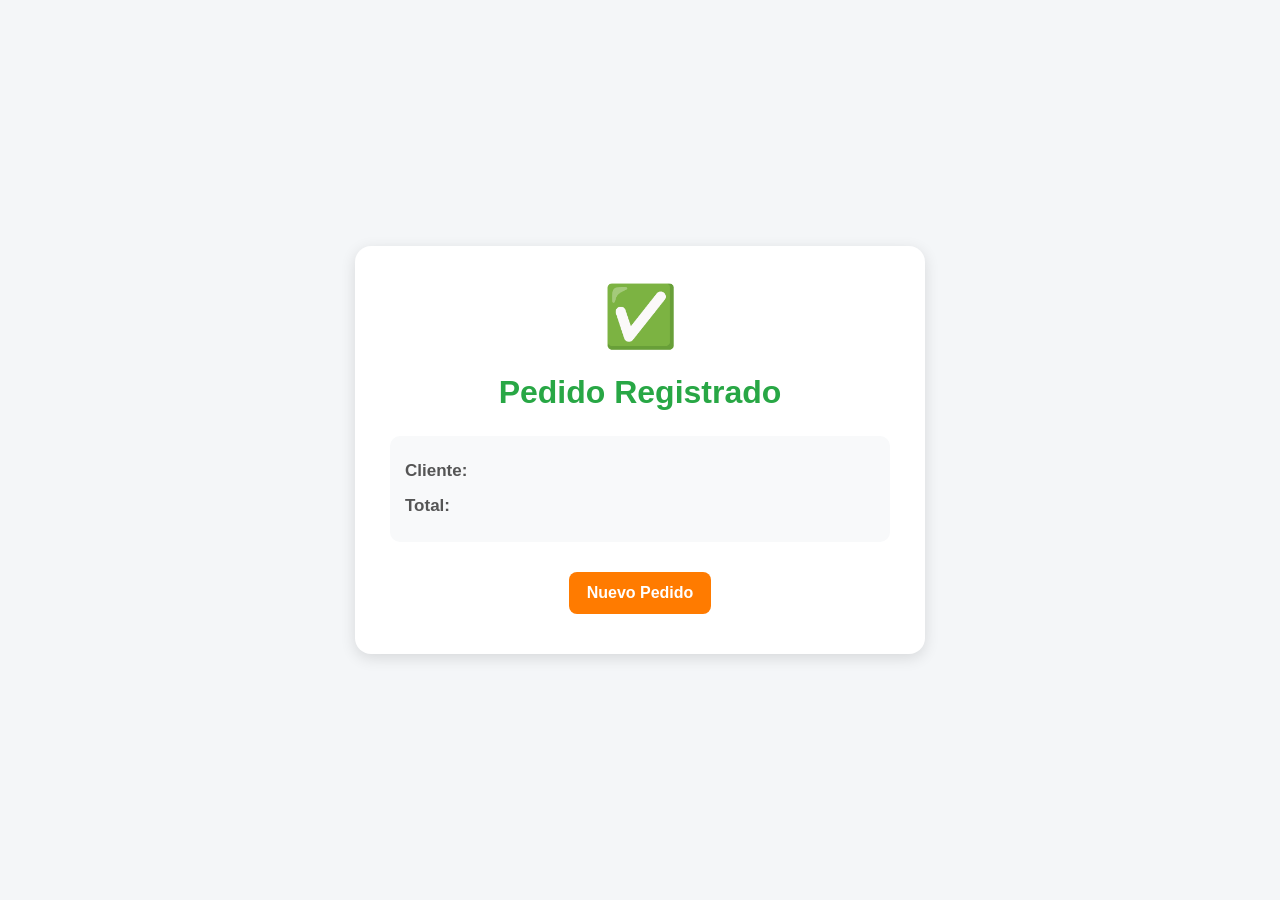
<file: confirmacion.html>
<!DOCTYPE html>
<html lang="es">

<head>
    <meta charset="UTF-8">
    <meta name="viewport" content="width=device-width, initial-scale=1.0">
    <title>Pedido Confirmado</title>

    <style>
        body {
            margin: 0;
            font-family: "Segoe UI", Arial, sans-serif;
            background: #f4f6f8;
            display: flex;
            justify-content: center;
            align-items: center;
            min-height: 100vh;
        }

        .card {
            background: white;
            width: 90%;
            max-width: 500px;
            padding: 35px;
            border-radius: 16px;
            box-shadow: 0 4px 15px rgba(0, 0, 0, 0.12);
            text-align: center;
        }

        .icono {
            font-size: 60px;
            margin-bottom: 15px;
        }

        h1 {
            color: #28a745;
            margin-bottom: 25px;
        }

        .info {
            background: #f8f9fa;
            border-radius: 10px;
            padding: 15px;
            margin-bottom: 20px;
            text-align: left;
        }

        .info p {
            margin: 10px 0;
            font-size: 17px;
        }

        .etiqueta {
            font-weight: bold;
            color: #555;
        }

        .total {
            color: #ff7b00;
            font-size: 22px;
            font-weight: bold;
        }

        .botones {
            margin-top: 25px;
        }

        .btn {
            display: inline-block;
            text-decoration: none;
            padding: 12px 18px;
            border-radius: 8px;
            margin: 5px;
            font-weight: bold;
            transition: .2s;
        }

        .btn-principal {
            background: #ff7b00;
            color: white;
        }

        .btn-principal:hover {
            background: #e66f00;
        }

        .btn-secundario {
            background: #e9ecef;
            color: #333;
        }

        .btn-secundario:hover {
            background: #dfe3e6;
        }
    </style>
</head>

<body>

    <div class="card">

        <div class="icono">✅</div>

        <h1>Pedido Registrado</h1>

        <div class="info">

            <p>
                <span class="etiqueta">Cliente:</span>
                <strong id="cliente"></strong>
            </p>

            <p>
                <span class="etiqueta">Total:</span>
                <span class="total" id="total"></span>
            </p>

        </div>

        <div class="botones">

            <a href="index.html" class="btn btn-principal">
                Nuevo Pedido
            </a>

        </div>

    </div>

    <script>

        const pedido =
            JSON.parse(
                localStorage.getItem("ultimoPedido")
            );

        if (pedido) {

            document.getElementById("cliente").textContent =
                pedido.cliente;

            document.getElementById("total").textContent =
                "$" + pedido.total;
        }

    </script>

</body>

</html>
</file>
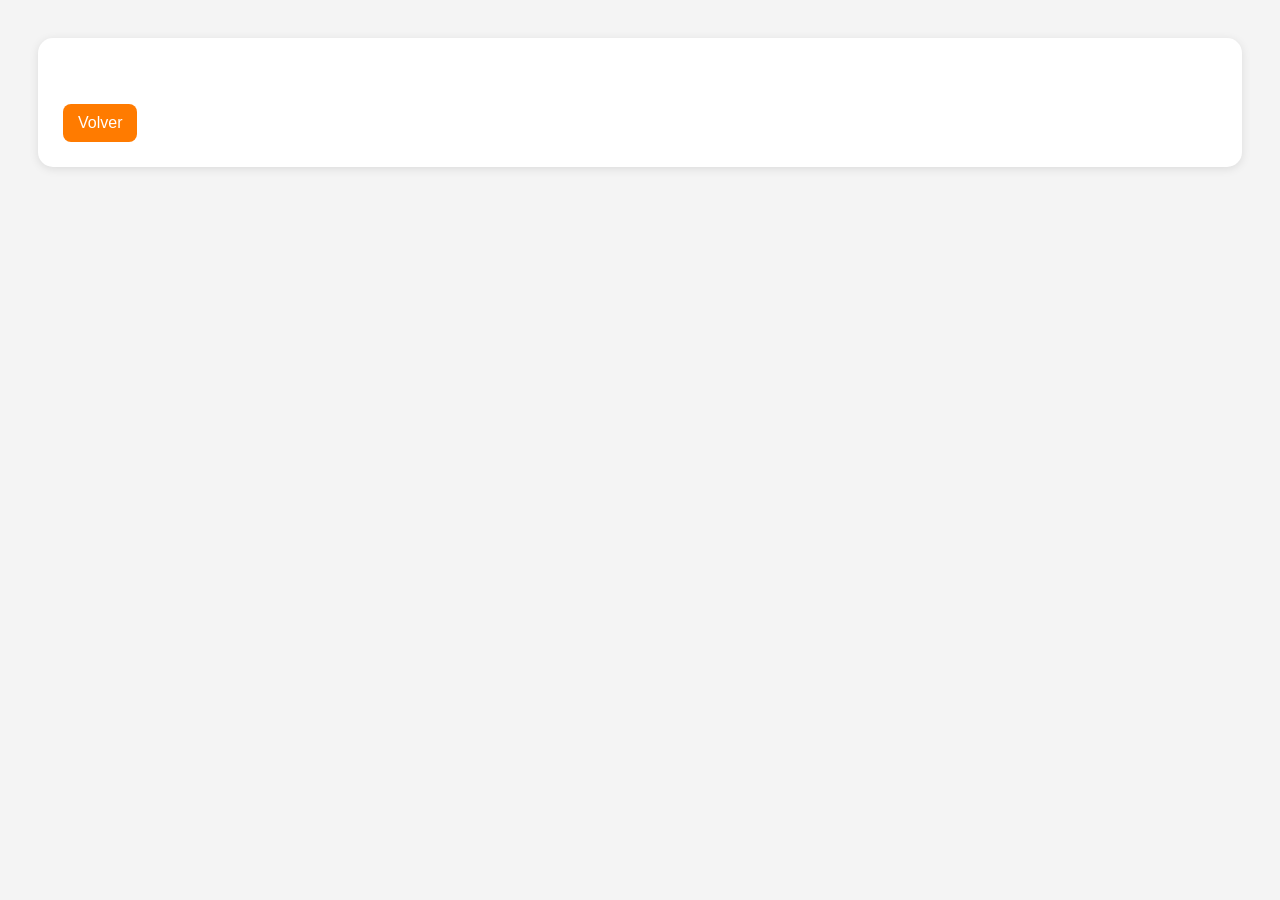
<file: ver_pedido.html>
<!DOCTYPE html>
<html lang="es">
<head>

<meta charset="UTF-8">

<title>Detalle del Pedido</title>

<style>

body{
    font-family:Segoe UI,Arial;
    background:#f4f4f4;
    padding:30px;
}

.card{
    background:white;
    padding:25px;
    border-radius:15px;
    box-shadow:0 2px 10px rgba(0,0,0,.1);
}

pre{
    white-space:pre-wrap;
}

a{
    display:inline-block;
    margin-top:20px;
    background:#ff7b00;
    color:white;
    text-decoration:none;
    padding:10px 15px;
    border-radius:8px;
}

</style>

</head>

<body>

<div class="card">

<h1 id="titulo"></h1>

<pre id="contenido"></pre>

<a href="admin.html">
Volver
</a>

</div>

<script>

const indice =
localStorage.getItem("pedido_ver");

const pedidos =
JSON.parse(
localStorage.getItem("pedidos")
) || [];

const pedido =
pedidos[indice];

if(pedido){

    document.getElementById("titulo")
        .textContent =
        "🧾 Pedido de " +
        pedido.cliente;

    document.getElementById("contenido")
        .textContent =
        pedido.detalle;
}

</script>

</body>
</html>
</file>
